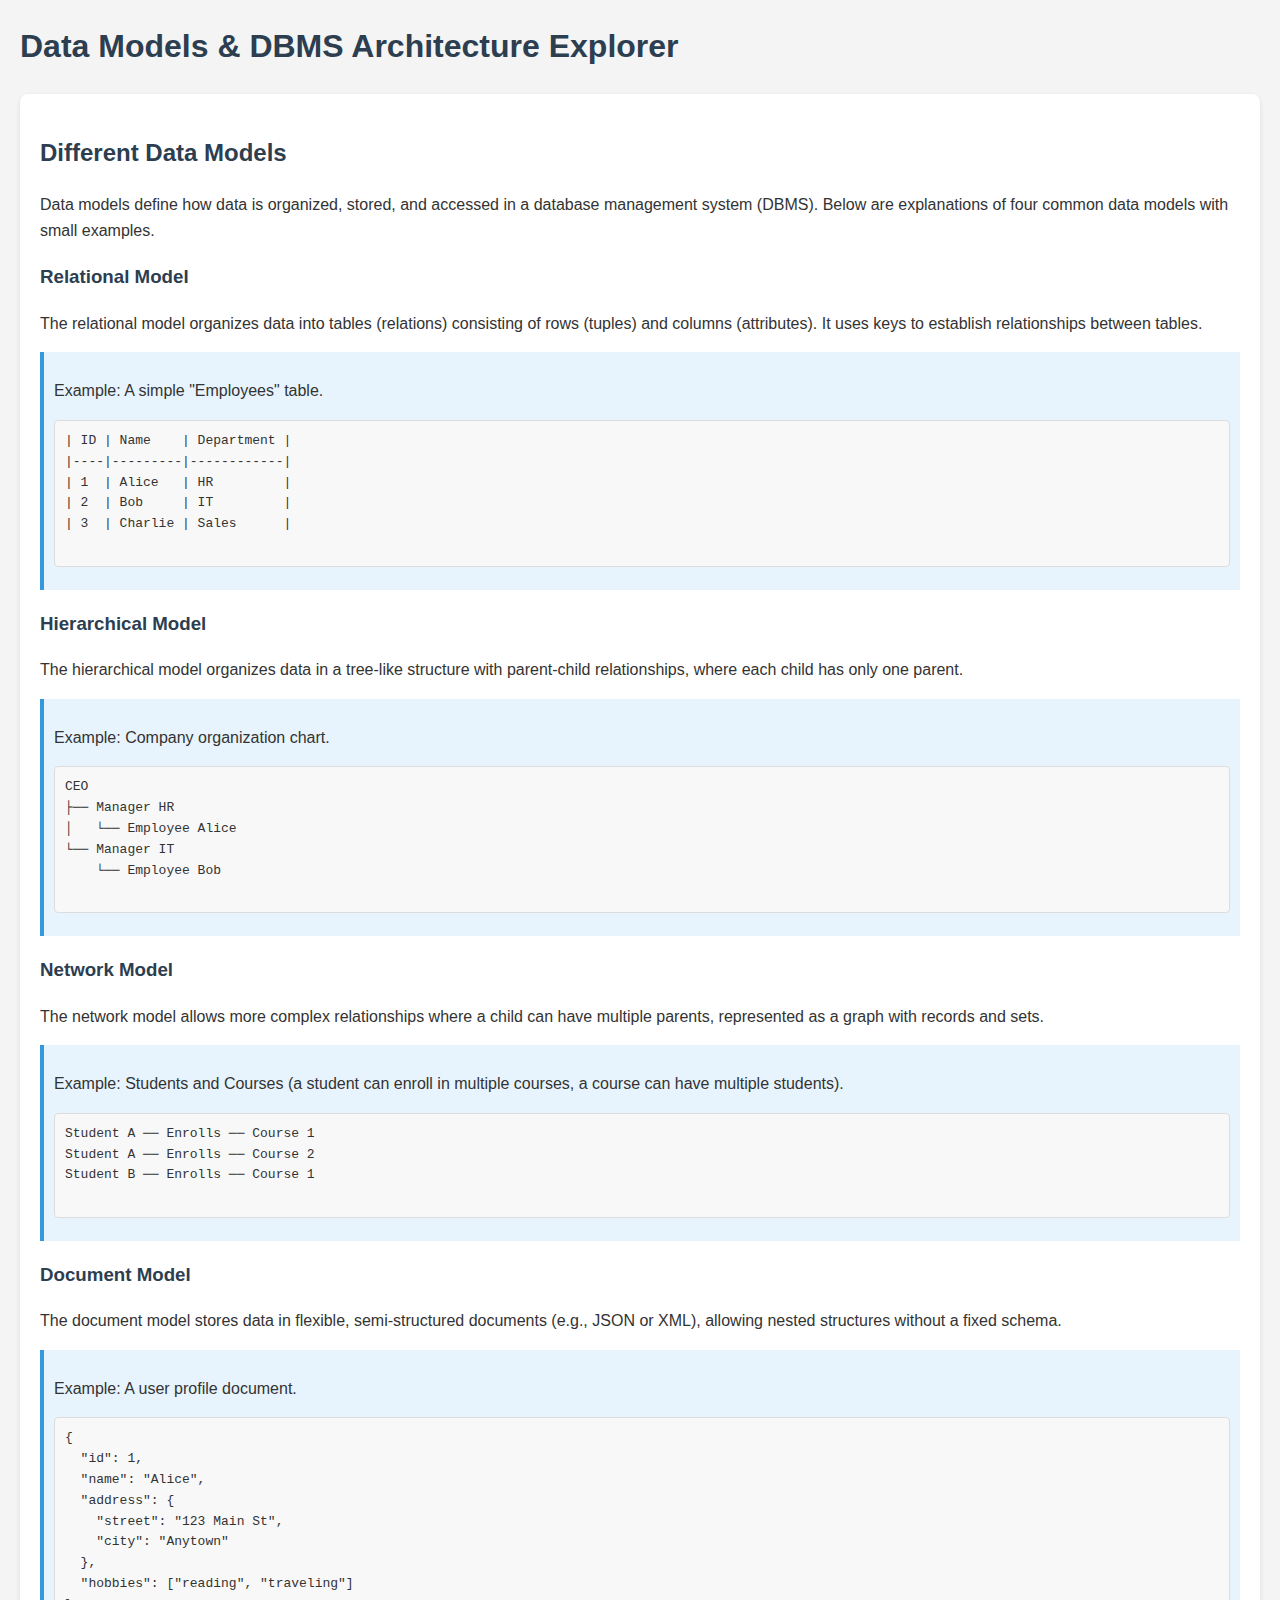
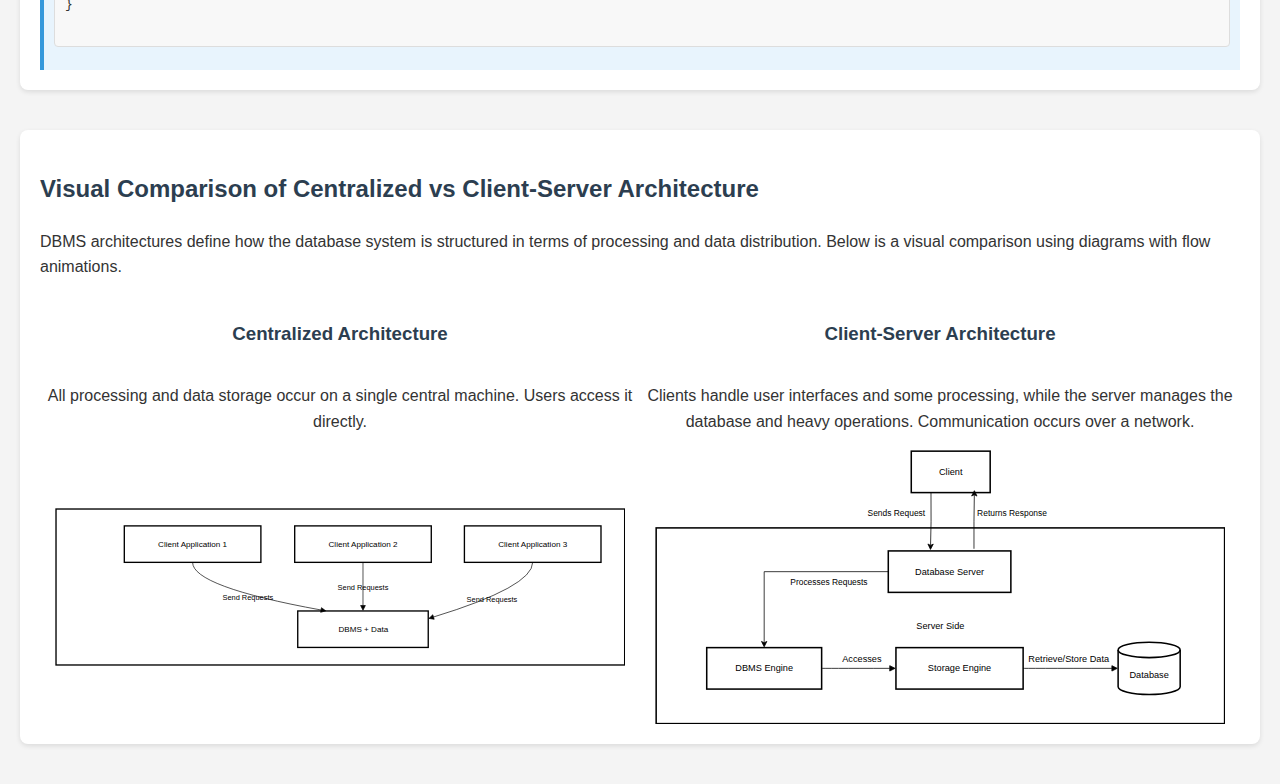
<file: DBMS-Architecture-Explorer/index.html>
<!DOCTYPE html>
<html lang="en">

<head>
    <meta charset="UTF-8">
    <meta name="viewport" content="width=device-width, initial-scale=1.0">
    <title>Data Models & DBMS Architecture Explorer</title>
    <link rel="stylesheet" href="style.css">
</head>

<body>
    <header>
        <h1>Data Models & DBMS Architecture Explorer</h1>
    </header>

    <section id="data-models">
        <h2>Different Data Models</h2>
        <p>Data models define how data is organized, stored, and accessed in a database management system (DBMS). Below
            are explanations of four common data models with small examples.</p>

        <h3>Relational Model</h3>
        <p>The relational model organizes data into tables (relations) consisting of rows (tuples) and columns
            (attributes). It uses keys to establish relationships between tables.</p>
        <div class="example">
            <p>Example: A simple "Employees" table.</p>
            <pre>
| ID | Name    | Department |
|----|---------|------------|
| 1  | Alice   | HR         |
| 2  | Bob     | IT         |
| 3  | Charlie | Sales      |
            </pre>
        </div>

        <h3>Hierarchical Model</h3>
        <p>The hierarchical model organizes data in a tree-like structure with parent-child relationships, where each
            child has only one parent.</p>
        <div class="example">
            <p>Example: Company organization chart.</p>
            <pre>
CEO
├── Manager HR
│   └── Employee Alice
└── Manager IT
    └── Employee Bob
            </pre>
        </div>

        <h3>Network Model</h3>
        <p>The network model allows more complex relationships where a child can have multiple parents, represented as a
            graph with records and sets.</p>
        <div class="example">
            <p>Example: Students and Courses (a student can enroll in multiple courses, a course can have multiple
                students).</p>
            <pre>
Student A ── Enrolls ── Course 1
Student A ── Enrolls ── Course 2
Student B ── Enrolls ── Course 1
            </pre>
        </div>

        <h3>Document Model</h3>
        <p>The document model stores data in flexible, semi-structured documents (e.g., JSON or XML), allowing nested
            structures without a fixed schema.</p>
        <div class="example">
            <p>Example: A user profile document.</p>
            <pre>
{
  "id": 1,
  "name": "Alice",
  "address": {
    "street": "123 Main St",
    "city": "Anytown"
  },
  "hobbies": ["reading", "traveling"]
}
            </pre>
        </div>
    </section>

    <section id="architectures">
        <h2>Visual Comparison of Centralized vs Client-Server Architecture</h2>
        <p>DBMS architectures define how the database system is structured in terms of processing and data distribution.
            Below is a visual comparison using diagrams with flow animations.</p>

        <div class="diagram-container">
            <div class="diagram">
                <h3>Centralized Architecture</h3>
                <p>All processing and data storage occur on a single central machine. Users access it directly.</p>
                <div class="diagram-image-container">
                    <img src="assets/DBMS Centralized Architecture.svg"
                        alt="Flowchart of DBMS centralized architecture">
                </div>
            </div>

            <div class="diagram">
                <h3>Client-Server Architecture</h3>
                <p>Clients handle user interfaces and some processing, while the server manages the database and heavy
                    operations. Communication occurs over a network.</p>
                <div class="diagram-image-container">
                    <img src="assets/DBMS Client Server Architecture.svg"
                        alt="Flowchart of DBMS centralized architecture">
                </div>

            </div>
        </div>
    </section>
</body>

</html>
</file>
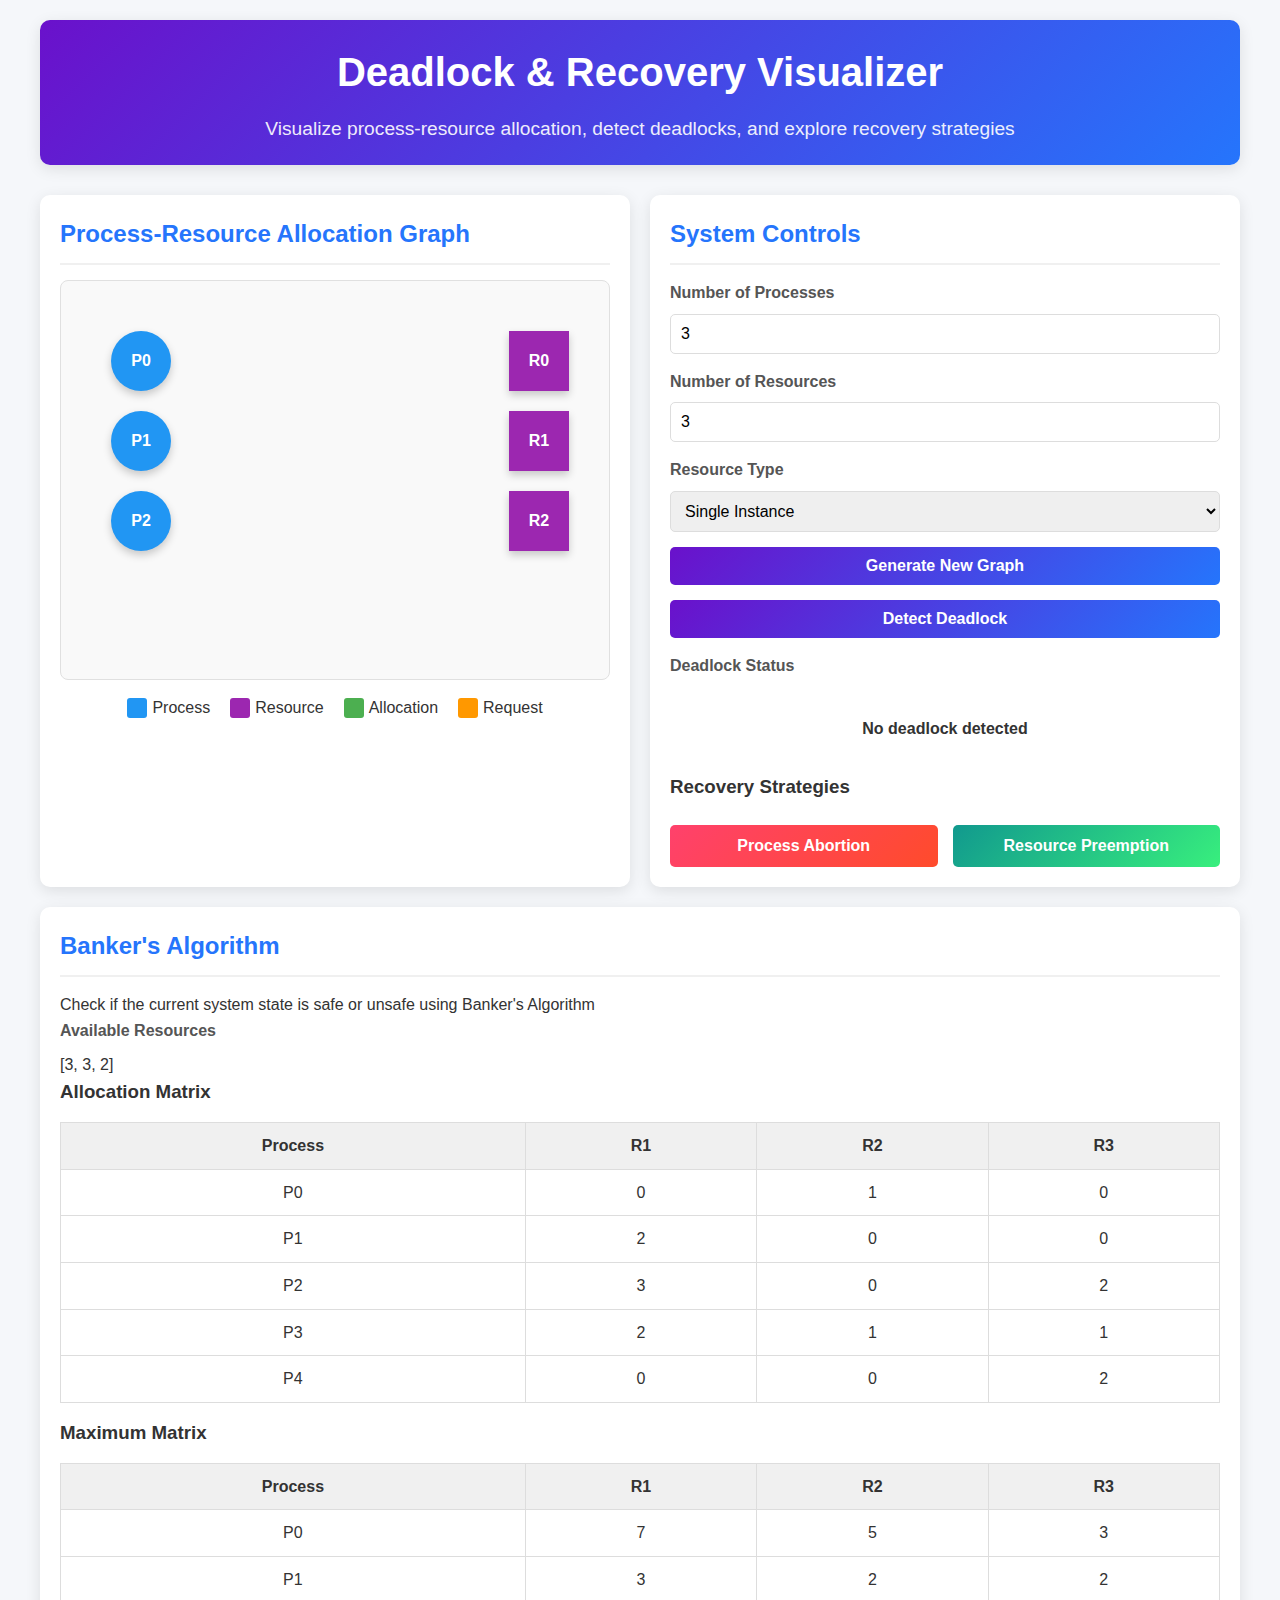
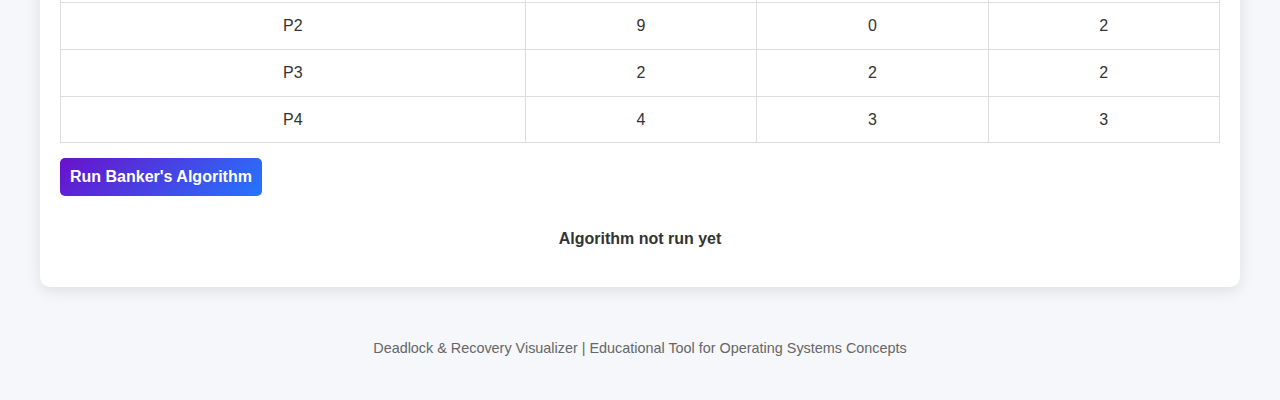
<file: Deadlock-Recovery-Visualizer/index.html>
<!DOCTYPE html>
<html lang="en">

<head>
    <meta charset="UTF-8">
    <meta name="viewport" content="width=device-width, initial-scale=1.0">
    <title>Deadlock & Recovery Visualizer</title>
    <link rel="stylesheet" href="style.css">
</head>

<body>
    <div class="container">
        <header>
            <h1>Deadlock & Recovery Visualizer</h1>
            <p class="subtitle">Visualize process-resource allocation, detect deadlocks, and explore recovery strategies
            </p>
        </header>

        <div class="main-content">
            <div class="panel">
                <h2>Process-Resource Allocation Graph</h2>
                <div class="graph-container" id="graph">
                    <div id="graph-content">
                        <!-- Process and resource nodes will be dynamically added here -->
                    </div>
                </div>
                <div class="legend">
                    <div class="legend-item">
                        <div class="legend-color" style="background-color: #2196f3;"></div>
                        <span>Process</span>
                    </div>
                    <div class="legend-item">
                        <div class="legend-color" style="background-color: #9c27b0;"></div>
                        <span>Resource</span>
                    </div>
                    <div class="legend-item">
                        <div class="legend-color" style="background-color: #4caf50;"></div>
                        <span>Allocation</span>
                    </div>
                    <div class="legend-item">
                        <div class="legend-color" style="background-color: #ff9800;"></div>
                        <span>Request</span>
                    </div>
                </div>
            </div>

            <div class="panel">
                <h2>System Controls</h2>
                <div class="controls">
                    <div class="control-group">
                        <label for="processCount">Number of Processes</label>
                        <input type="number" id="processCount" min="2" max="6" value="3">
                    </div>

                    <div class="control-group">
                        <label for="resourceCount">Number of Resources</label>
                        <input type="number" id="resourceCount" min="2" max="6" value="3">
                    </div>

                    <div class="control-group">
                        <label for="resourceType">Resource Type</label>
                        <select id="resourceType">
                            <option value="single">Single Instance</option>
                            <option value="multiple">Multiple Instances</option>
                        </select>
                    </div>

                    <button id="generateBtn">Generate New Graph</button>
                    <button id="detectBtn">Detect Deadlock</button>

                    <div class="control-group">
                        <label>Deadlock Status</label>
                        <div id="deadlockStatus" class="status">No deadlock detected</div>
                    </div>

                    <div class="control-group">
                        <h3>Recovery Strategies</h3>
                        <div class="recovery-options">
                            <button id="abortBtn" class="recovery-btn abort">Process Abortion</button>
                            <button id="preemptBtn" class="recovery-btn preempt">Resource Preemption</button>
                        </div>
                    </div>
                </div>
            </div>

            <div class="panel algorithm-section">
                <h2>Banker's Algorithm</h2>
                <p>Check if the current system state is safe or unsafe using Banker's Algorithm</p>

                <div class="control-group">
                    <label>Available Resources</label>
                    <div id="availableResources">[3, 3, 2]</div>
                </div>

                <div class="matrix-container">
                    <h3>Allocation Matrix</h3>
                    <table class="matrix-table" id="allocationMatrix">
                        <thead>
                            <tr>
                                <th>Process</th>
                                <th>R1</th>
                                <th>R2</th>
                                <th>R3</th>
                            </tr>
                        </thead>
                        <tbody>
                            <tr>
                                <td>P0</td>
                                <td>0</td>
                                <td>1</td>
                                <td>0</td>
                            </tr>
                            <tr>
                                <td>P1</td>
                                <td>2</td>
                                <td>0</td>
                                <td>0</td>
                            </tr>
                            <tr>
                                <td>P2</td>
                                <td>3</td>
                                <td>0</td>
                                <td>2</td>
                            </tr>
                            <tr>
                                <td>P3</td>
                                <td>2</td>
                                <td>1</td>
                                <td>1</td>
                            </tr>
                            <tr>
                                <td>P4</td>
                                <td>0</td>
                                <td>0</td>
                                <td>2</td>
                            </tr>
                        </tbody>
                    </table>
                </div>

                <div class="matrix-container">
                    <h3>Maximum Matrix</h3>
                    <table class="matrix-table" id="maxMatrix">
                        <thead>
                            <tr>
                                <th>Process</th>
                                <th>R1</th>
                                <th>R2</th>
                                <th>R3</th>
                            </tr>
                        </thead>
                        <tbody>
                            <tr>
                                <td>P0</td>
                                <td>7</td>
                                <td>5</td>
                                <td>3</td>
                            </tr>
                            <tr>
                                <td>P1</td>
                                <td>3</td>
                                <td>2</td>
                                <td>2</td>
                            </tr>
                            <tr>
                                <td>P2</td>
                                <td>9</td>
                                <td>0</td>
                                <td>2</td>
                            </tr>
                            <tr>
                                <td>P3</td>
                                <td>2</td>
                                <td>2</td>
                                <td>2</td>
                            </tr>
                            <tr>
                                <td>P4</td>
                                <td>4</td>
                                <td>3</td>
                                <td>3</td>
                            </tr>
                        </tbody>
                    </table>
                </div>

                <button id="bankerBtn">Run Banker's Algorithm</button>
                <div id="bankerStatus" class="status">Algorithm not run yet</div>
            </div>
        </div>

        <footer>
            <p>Deadlock & Recovery Visualizer | Educational Tool for Operating Systems Concepts</p>
        </footer>
    </div>

    <script src="script.js"></script>
</body>

</html>
</file>
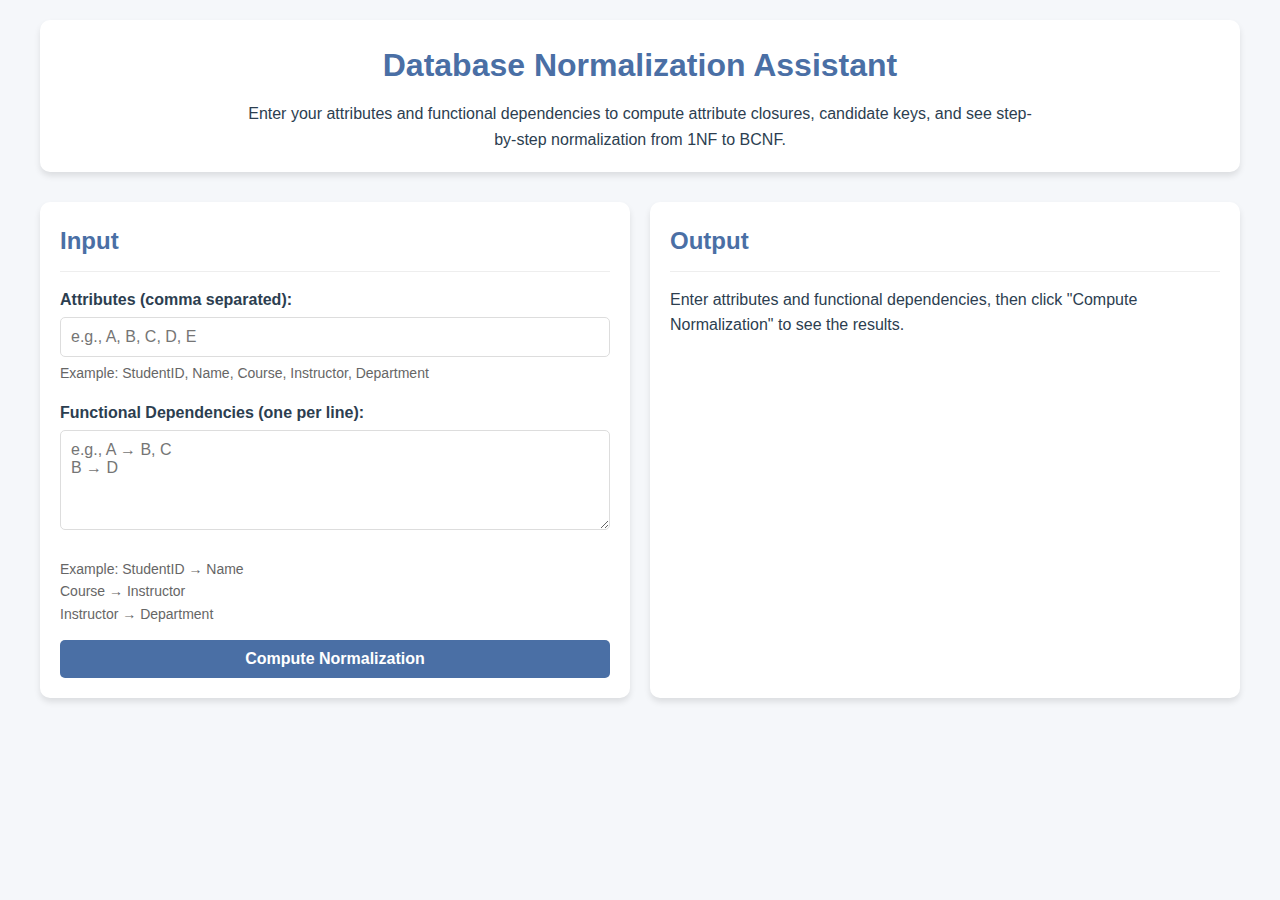
<file: Normalization-Assistant/index.html>
<!DOCTYPE html>
<html lang="en">

<head>
    <meta charset="UTF-8">
    <meta name="viewport" content="width=device-width, initial-scale=1.0">
    <title>Database Normalization Assistant</title>
    <link rel="stylesheet" href="style.css">
</head>

<body>
    <div class="container">
        <header>
            <h1>Database Normalization Assistant</h1>
            <p class="description">Enter your attributes and functional dependencies to compute attribute closures,
                candidate keys, and see step-by-step normalization from 1NF to BCNF.</p>
        </header>

        <div class="main-content">
            <div class="input-section">
                <h2>Input</h2>

                <div class="form-group">
                    <label for="attributes">Attributes (comma separated):</label>
                    <input type="text" id="attributes" placeholder="e.g., A, B, C, D, E">
                    <p class="example">Example: StudentID, Name, Course, Instructor, Department</p>
                </div>

                <div class="form-group">
                    <label for="functional-dependencies">Functional Dependencies (one per line):</label>
                    <textarea id="functional-dependencies" placeholder="e.g., A → B, C
B → D"></textarea>
                    <div id="unknown-attributes-message"><!-- Error message will be placed here dynamically --></div>
                    <p class="example">Example: StudentID → Name<br>Course → Instructor<br>Instructor → Department</p>
                </div>

                <button id="compute-btn">Compute Normalization</button>
            </div>

            <div class="output-section">
                <h2>Output</h2>

                <div id="output">
                    <p>Enter attributes and functional dependencies, then click "Compute Normalization" to see the
                        results.</p>
                </div>
            </div>
        </div>
    </div>

    <script src="script.js"></script>
</body>

</html>
</file>
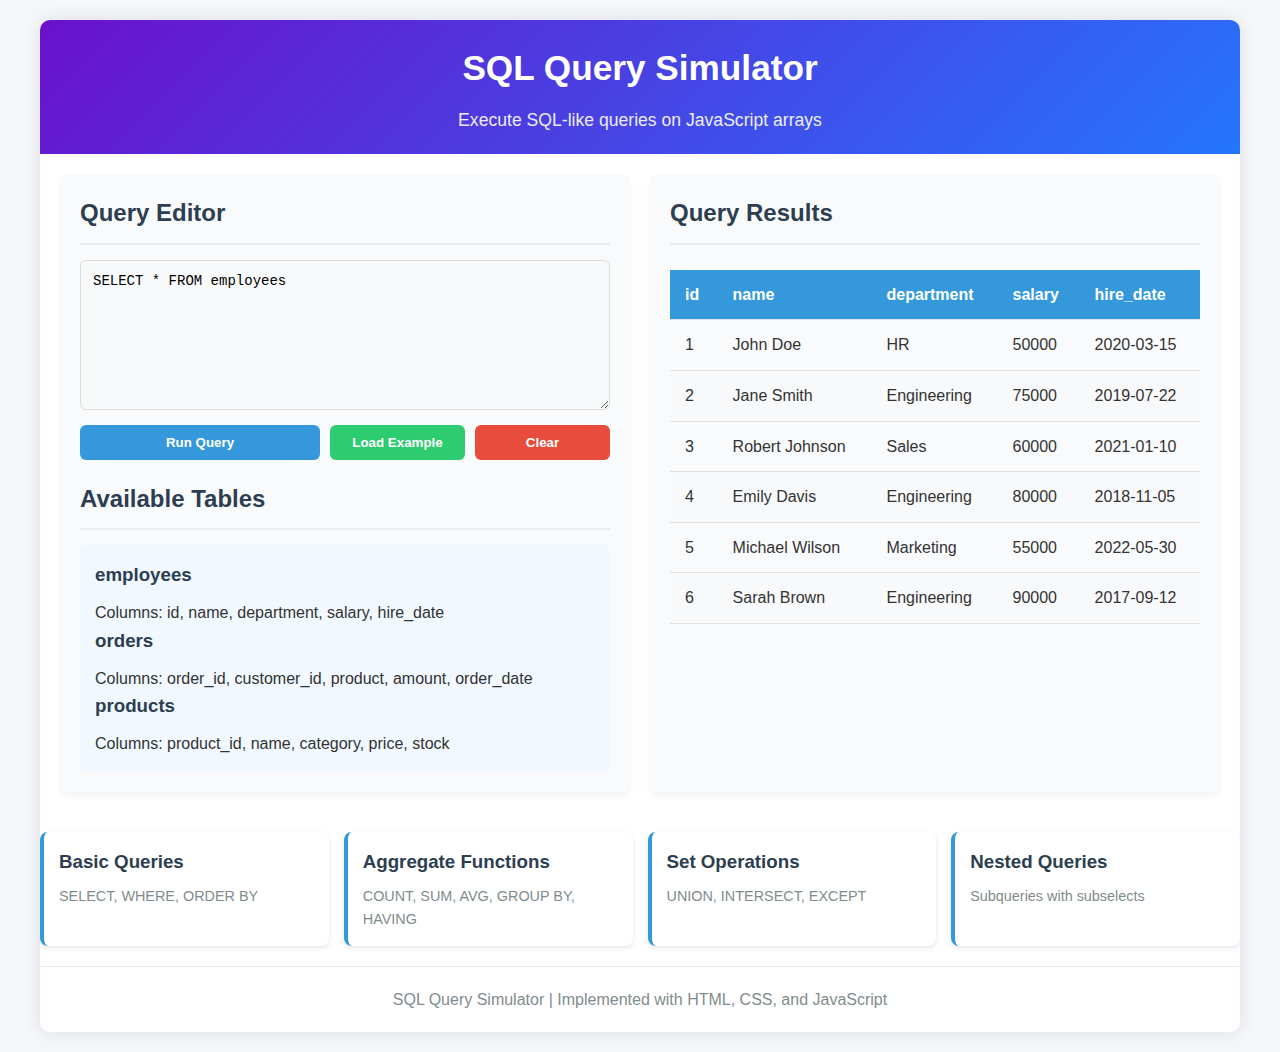
<file: SQL-Query-Simulator/index.html>
<!DOCTYPE html>
<html lang="en">

<head>
    <meta charset="UTF-8">
    <meta name="viewport" content="width=device-width, initial-scale=1.0">
    <title>SQL Query Simulator</title>
    <link rel="stylesheet" href="style.css">
</head>

<body>
    <div class="container">
        <header>
            <h1>SQL Query Simulator</h1>
            <p class="subtitle">Execute SQL-like queries on JavaScript arrays</p>
        </header>

        <div class="main-content">
            <div class="panel">
                <h2>Query Editor</h2>
                <div class="query-section">
                    <textarea id="queryInput"
                        placeholder="Enter your SQL query here...">SELECT * FROM employees</textarea>
                    <div class="buttons">
                        <button class="run-btn" onclick="runQuery()">Run Query</button>
                        <button class="example-btn" onclick="loadExample()">Load Example</button>
                        <button class="clear-btn" onclick="clearQuery()">Clear</button>
                    </div>
                </div>

                <div class="schema-section">
                    <h2>Available Tables</h2>
                    <div class="schema-table">
                        <h3>employees</h3>
                        <p>Columns: id, name, department, salary, hire_date</p>

                        <h3>orders</h3>
                        <p>Columns: order_id, customer_id, product, amount, order_date</p>

                        <h3>products</h3>
                        <p>Columns: product_id, name, category, price, stock</p>
                    </div>
                </div>
            </div>

            <div class="panel">
                <h2>Query Results</h2>
                <div class="result-section">
                    <div id="resultContainer"></div>
                </div>
            </div>
        </div>

        <div class="features">
            <div class="feature-card">
                <h3>Basic Queries</h3>
                <p>SELECT, WHERE, ORDER BY</p>
            </div>
            <div class="feature-card">
                <h3>Aggregate Functions</h3>
                <p>COUNT, SUM, AVG, GROUP BY, HAVING</p>
            </div>
            <div class="feature-card">
                <h3>Set Operations</h3>
                <p>UNION, INTERSECT, EXCEPT</p>
            </div>
            <div class="feature-card">
                <h3>Nested Queries</h3>
                <p>Subqueries with subselects</p>
            </div>
        </div>

        <footer>
            <p>SQL Query Simulator | Implemented with HTML, CSS, and JavaScript</p>
        </footer>
    </div>

    <script src="script.js"></script>
</body>

</html>
</file>
<file: DBMS-Architecture-Explorer/style.css>
body {
    font-family: Arial, sans-serif;
    line-height: 1.6;
    margin: 20px;
    background-color: #f4f4f4;
    color: #333;
}

h1,
h2,
h3 {
    color: #2c3e50;
}

section {
    margin-bottom: 40px;
    padding: 20px;
    background-color: white;
    border-radius: 8px;
    box-shadow: 0 2px 5px rgba(0, 0, 0, 0.1);
}

.example {
    background-color: #e8f4fd;
    padding: 10px;
    border-left: 4px solid #3498db;
    margin-top: 10px;
}

pre {
    background-color: #f8f8f8;
    padding: 10px;
    overflow-x: auto;
    border: 1px solid #ddd;
    border-radius: 4px;
}

.diagram-container {
    display: flex;
    flex-wrap: wrap;
    justify-content: space-around;
    align-content: center;
    margin-top: 20px;
}

.diagram {
    flex: 1 1 45%;
    display: flex;
    flex-direction: column;
    text-align: center;
}

.diagram-image-container {
    display: flex;
    align-items: center;
    justify-content: center;
    flex-grow: 1;
}

.diagram-image-container>img {
    width: 95%;
    height: auto;
    max-width: 800px;
    /* min-width: 400px; */
}

@media (max-width: 600px) {
    .diagram {
        flex: 1 1 100%;
        /* max-width: 100px; */
    }
}
</file>
<file: Deadlock-Recovery-Visualizer/style.css>
* {
    margin: 0;
    padding: 0;
    box-sizing: border-box;
    font-family: 'Segoe UI', Tahoma, Geneva, Verdana, sans-serif;
}

body {
    background-color: #f5f7fa;
    color: #333;
    line-height: 1.6;
    padding: 20px;
}

.container {
    max-width: 1200px;
    margin: 0 auto;
}

header {
    text-align: center;
    margin-bottom: 30px;
    padding: 20px;
    background: linear-gradient(135deg, #6a11cb 0%, #2575fc 100%);
    color: white;
    border-radius: 10px;
    box-shadow: 0 4px 15px rgba(0, 0, 0, 0.1);
}

h1 {
    font-size: 2.5rem;
    margin-bottom: 10px;
}

.subtitle {
    font-size: 1.2rem;
    opacity: 0.9;
}

.main-content {
    display: grid;
    grid-template-columns: 1fr 1fr;
    gap: 20px;
    margin-bottom: 30px;
}

.panel {
    background: white;
    border-radius: 10px;
    padding: 20px;
    box-shadow: 0 4px 15px rgba(0, 0, 0, 0.1);
}

.panel h2 {
    margin-bottom: 15px;
    color: #2575fc;
    border-bottom: 2px solid #f0f0f0;
    padding-bottom: 10px;
}

.graph-container {
    height: 400px;
    border: 1px solid #e0e0e0;
    border-radius: 8px;
    position: relative;
    overflow: scroll;
    background-color: #f9f9f9;
}

/* Hide scrollbar */

.graph-container {
    -ms-overflow-style: none;
    /* Internet Explorer 10+ */
    scrollbar-width: none;
    /* Firefox, Safari 18.2+, Chromium 121+ */
}

.graph-container::-webkit-scrollbar {
    /* WebKit */
    display: none;
}

.controls {
    display: flex;
    flex-direction: column;
    gap: 15px;
}

.control-group {
    display: flex;
    flex-direction: column;
    gap: 8px;
}

label {
    font-weight: 600;
    color: #555;
}

input,
select,
button {
    padding: 10px;
    border: 1px solid #ddd;
    border-radius: 5px;
    font-size: 1rem;
}

button {
    background: linear-gradient(135deg, #6a11cb 0%, #2575fc 100%);
    color: white;
    border: none;
    cursor: pointer;
    transition: transform 0.2s, box-shadow 0.2s;
    font-weight: 600;
}

button:hover {
    transform: translateY(-2px);
    box-shadow: 0 4px 8px rgba(0, 0, 0, 0.2);
}

button:active {
    transform: translateY(0);
}

.algorithm-section {
    grid-column: 1 / -1;
}

.matrix-table {
    width: 100%;
    border-collapse: collapse;
    margin: 15px 0;
}

.matrix-table th,
.matrix-table td {
    border: 1px solid #ddd;
    padding: 10px;
    text-align: center;
}

.matrix-table th {
    background-color: #f0f0f0;
}

.status {
    padding: 15px;
    border-radius: 8px;
    margin-top: 15px;
    font-weight: 600;
    text-align: center;
}

.safe {
    background-color: #e8f5e9;
    color: #2e7d32;
    border: 1px solid #c8e6c9;
}

.unsafe {
    background-color: #ffebee;
    color: #c62828;
    border: 1px solid #ffcdd2;
}

.process {
    position: absolute;
    width: 60px;
    height: 60px;
    border-radius: 50%;
    display: flex;
    align-items: center;
    justify-content: center;
    color: white;
    font-weight: bold;
    box-shadow: 0 4px 8px rgba(0, 0, 0, 0.2);
    transition: all 0.3s ease;
}

.resource {
    position: absolute;
    width: 60px;
    height: 60px;
    display: flex;
    align-items: center;
    justify-content: center;
    color: white;
    font-weight: bold;
    box-shadow: 0 4px 8px rgba(0, 0, 0, 0.2);
    transition: all 0.3s ease;
}

.edge {
    position: absolute;
    height: 3px;
    background-color: #666;
    transform-origin: 0 0;
    z-index: -1;
}

.allocation {
    background-color: #4caf50;
}

.request {
    background-color: #ff9800;
}

.deadlock-cycle {
    background-color: #f44336;
    animation: pulse 1.5s infinite;
}

@keyframes pulse {
    0% {
        transform: scale(1);
    }

    50% {
        transform: scale(1.05);
    }

    100% {
        transform: scale(1);
    }
}

.legend {
    display: flex;
    justify-content: center;
    gap: 20px;
    margin-top: 15px;
}

.legend-item {
    display: flex;
    align-items: center;
    gap: 5px;
}

.legend-color {
    width: 20px;
    height: 20px;
    border-radius: 3px;
}

.recovery-options {
    display: flex;
    gap: 15px;
    margin-top: 15px;
}

.recovery-btn {
    flex: 1;
    padding: 12px;
}

.abort {
    background: linear-gradient(135deg, #ff416c 0%, #ff4b2b 100%);
}

.preempt {
    background: linear-gradient(135deg, #11998e 0%, #38ef7d 100%);
}

footer {
    text-align: center;
    margin-top: 30px;
    padding: 20px;
    color: #666;
    font-size: 0.9rem;
}

@media (max-width: 768px) {
    .main-content {
        grid-template-columns: 1fr;
    }
}
</file>
<file: Normalization-Assistant/style.css>
:root {
    --primary: #4a6fa5;
    --secondary: #6b8cbc;
    --accent: #ff7e5f;
    --light: #f5f7fa;
    --dark: #2c3e50;
    --success: #2ecc71;
    --warning: #f39c12;
    --danger: #e74c3c;
}

* {
    box-sizing: border-box;
    margin: 0;
    padding: 0;
    font-family: 'Segoe UI', Tahoma, Geneva, Verdana, sans-serif;
}

body {
    background-color: var(--light);
    color: var(--dark);
    line-height: 1.6;
    padding: 20px;
}

.container {
    max-width: 1200px;
    margin: 0 auto;
}

header {
    text-align: center;
    margin-bottom: 30px;
    padding: 20px;
    background-color: white;
    border-radius: 10px;
    box-shadow: 0 4px 6px rgba(0, 0, 0, 0.1);
}

h1 {
    color: var(--primary);
    margin-bottom: 10px;
}

.description {
    color: var(--dark);
    max-width: 800px;
    margin: 0 auto;
}

.main-content {
    display: grid;
    grid-template-columns: 1fr 1fr;
    gap: 20px;
}

@media (max-width: 900px) {
    .main-content {
        grid-template-columns: 1fr;
    }
}

.input-section,
.output-section {
    background-color: white;
    border-radius: 10px;
    padding: 20px;
    box-shadow: 0 4px 6px rgba(0, 0, 0, 0.1);
}

h2 {
    color: var(--primary);
    margin-bottom: 15px;
    padding-bottom: 10px;
    border-bottom: 1px solid #eee;
}

.form-group {
    margin-bottom: 15px;
}

label {
    display: block;
    margin-bottom: 5px;
    font-weight: 600;
}

input,
textarea,
button {
    width: 100%;
    padding: 10px;
    border: 1px solid #ddd;
    border-radius: 5px;
    font-size: 16px;
}

textarea {
    min-height: 100px;
    resize: vertical;
}

#unknown-attributes-message {
    color: red;
    font-size: 10px;
    line-height: 0;
    margin-top: 5px;
    visibility: hidden;
    height: 1em;
}

button {
    background-color: var(--primary);
    color: white;
    border: none;
    cursor: pointer;
    font-weight: 600;
    transition: background-color 0.3s;
}

button:hover {
    background-color: var(--secondary);
}

.normalization-steps {
    margin-top: 20px;
}

.step {
    margin-bottom: 20px;
    padding: 15px;
    border-radius: 5px;
    background-color: #f9f9f9;
    border-left: 4px solid var(--primary);
}

.step h3 {
    margin-bottom: 10px;
    color: var(--primary);
}

.step-content {
    margin-bottom: 10px;
}

.key {
    font-weight: bold;
    color: var(--accent);
}

.closure {
    background-color: #e8f4fd;
    padding: 10px;
    border-radius: 5px;
    margin: 10px 0;
}

.relations {
    margin-top: 10px;
}

.relation {
    background-color: #f0f7ff;
    padding: 10px;
    border-radius: 5px;
    margin: 5px 0;
}

.checks {
    display: flex;
    gap: 10px;
    margin-top: 10px;
}

.check {
    padding: 8px 15px;
    border-radius: 5px;
    font-weight: bold;
}

.lossless {
    background-color: #e8f6ef;
    color: var(--success);
}

.dependency {
    background-color: #fef9e7;
    color: var(--warning);
}

.highlight {
    background-color: #fffacd;
    padding: 2px 5px;
    border-radius: 3px;
}

.error {
    color: var(--danger);
    font-weight: bold;
    margin-top: 10px;
}

.success {
    color: var(--success);
    font-weight: bold;
    margin-top: 10px;
}

.example {
    font-size: 14px;
    color: #666;
    margin-top: 5px;
}
</file>
<file: SQL-Query-Simulator/style.css>
* {
    box-sizing: border-box;
    margin: 0;
    padding: 0;
    font-family: 'Segoe UI', Tahoma, Geneva, Verdana, sans-serif;
}

body {
    background-color: #f5f7fa;
    color: #333;
    line-height: 1.6;
    padding: 20px;
}

.container {
    max-width: 1200px;
    margin: 0 auto;
    background-color: white;
    border-radius: 10px;
    box-shadow: 0 0 20px rgba(0, 0, 0, 0.1);
    overflow: hidden;
}

header {
    background: linear-gradient(135deg, #6a11cb 0%, #2575fc 100%);
    color: white;
    padding: 20px;
    text-align: center;
}

h1 {
    margin-bottom: 10px;
    font-size: 2.2rem;
}

.subtitle {
    font-size: 1.1rem;
    opacity: 0.9;
}

.main-content {
    display: flex;
    flex-wrap: wrap;
    padding: 20px;
    gap: 20px;
}

.panel {
    flex: 1;
    min-width: 300px;
    background-color: #f9fafc;
    border-radius: 8px;
    padding: 20px;
    box-shadow: 0 4px 6px rgba(0, 0, 0, 0.05);
}

.panel h2 {
    margin-bottom: 15px;
    color: #2c3e50;
    border-bottom: 2px solid #eaecef;
    padding-bottom: 10px;
}

.query-section {
    display: flex;
    flex-direction: column;
    gap: 15px;
}

textarea {
    width: 100%;
    height: 150px;
    padding: 12px;
    border: 1px solid #ddd;
    border-radius: 6px;
    font-family: monospace;
    font-size: 14px;
    resize: vertical;
    background-color: #f8f9fa;
}

.buttons {
    display: flex;
    gap: 10px;
}

button {
    padding: 10px 15px;
    border: none;
    border-radius: 6px;
    cursor: pointer;
    font-weight: 600;
    transition: all 0.3s ease;
}

.run-btn {
    background-color: #3498db;
    color: white;
    flex: 2;
}

.run-btn:hover {
    background-color: #2980b9;
}

.example-btn {
    background-color: #2ecc71;
    color: white;
    flex: 1;
}

.example-btn:hover {
    background-color: #27ae60;
}

.clear-btn {
    background-color: #e74c3c;
    color: white;
    flex: 1;
}

.clear-btn:hover {
    background-color: #c0392b;
}

.result-section {
    overflow-x: auto;
}

table {
    width: 100%;
    border-collapse: collapse;
    margin-top: 10px;
}

th,
td {
    padding: 12px 15px;
    text-align: left;
    border-bottom: 1px solid #e1e1e1;
}

th {
    background-color: #3498db;
    color: white;
    position: sticky;
    top: 0;
}

tr:nth-child(even) {
    background-color: #f8f9fa;
}

tr:hover {
    background-color: #e8f4fc;
}

.error {
    color: #e74c3c;
    background-color: #fadbd8;
    padding: 10px;
    border-radius: 6px;
    margin-top: 10px;
}

.schema-section {
    margin-top: 20px;
}

.schema-table {
    background-color: #f1f8ff;
    border-radius: 6px;
    padding: 15px;
    margin-top: 10px;
}

.schema-table h3 {
    margin-bottom: 10px;
    color: #2c3e50;
}

.features {
    display: grid;
    grid-template-columns: repeat(auto-fill, minmax(250px, 1fr));
    gap: 15px;
    margin-top: 20px;
}

.feature-card {
    background-color: white;
    border-radius: 8px;
    padding: 15px;
    box-shadow: 0 2px 5px rgba(0, 0, 0, 0.1);
    border-left: 4px solid #3498db;
}

.feature-card h3 {
    color: #2c3e50;
    margin-bottom: 8px;
}

.feature-card p {
    color: #7f8c8d;
    font-size: 0.9rem;
}

footer {
    text-align: center;
    padding: 20px;
    color: #7f8c8d;
    border-top: 1px solid #eaecef;
    margin-top: 20px;
}

@media (max-width: 768px) {
    .main-content {
        flex-direction: column;
    }

    .panel {
        width: 100%;
    }
}
</file>
